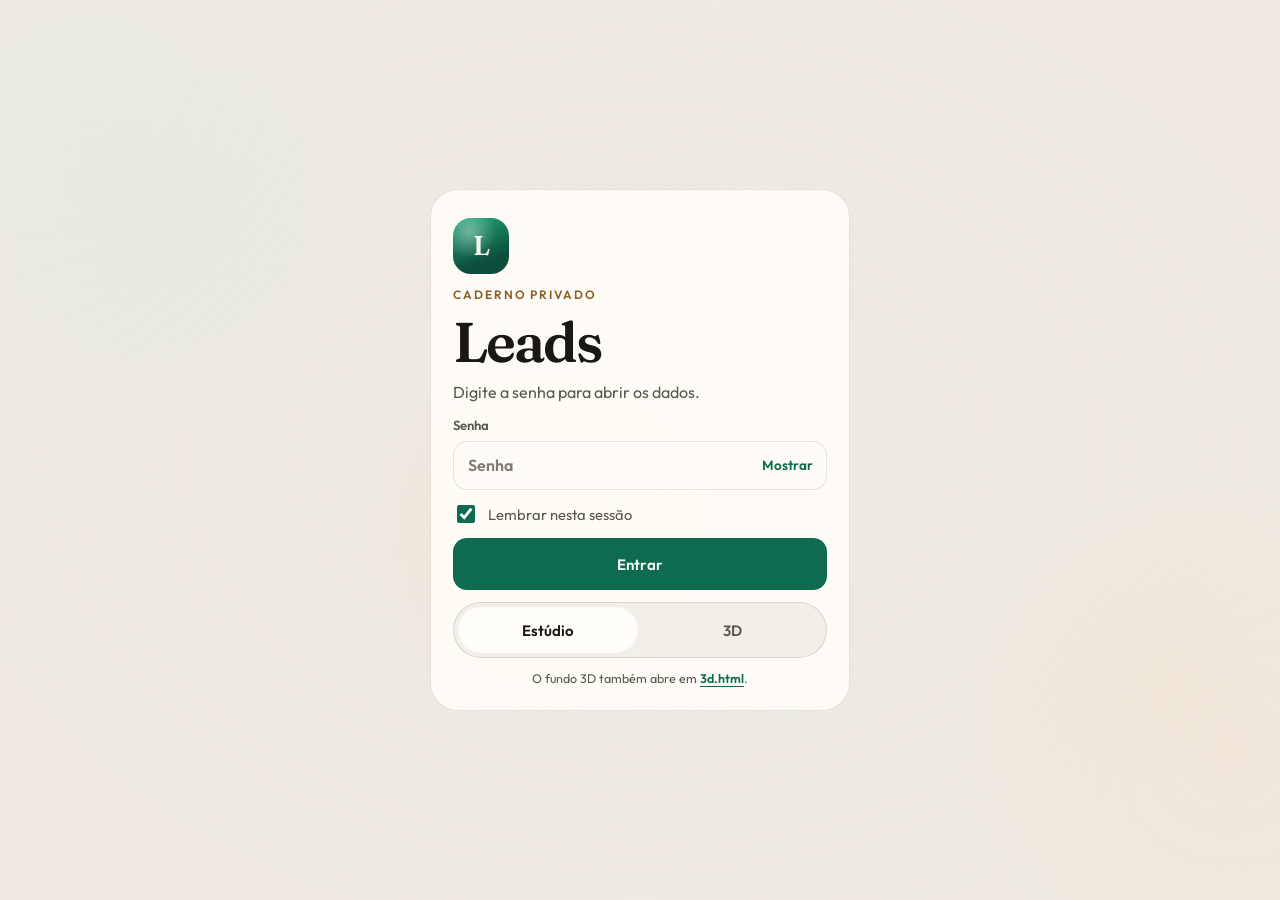
<file: index.html>
<!doctype html>
<html lang="pt-BR">
<head>
<meta charset="utf-8">
<meta name="viewport" content="width=device-width, initial-scale=1, viewport-fit=cover, interactive-widget=resizes-content">
<meta name="theme-color" content="#efeae2" media="(prefers-color-scheme: light)">
<meta name="theme-color" content="#07080c" media="(prefers-color-scheme: dark)">
<meta name="color-scheme" content="light dark">
<meta name="mobile-web-app-capable" content="yes">
<meta name="apple-mobile-web-app-capable" content="yes">
<meta name="apple-mobile-web-app-status-bar-style" content="black-translucent">
<meta name="apple-mobile-web-app-title" content="Leads">
<meta name="robots" content="noindex, nofollow">
<meta name="description" content="Caderno privado de leads.">
<link rel="manifest" href="manifest.webmanifest">
<link rel="icon" href="favicon.ico" sizes="16x16">
<link rel="icon" href="icon.svg" type="image/svg+xml">
<link rel="preload" href="fonts/outfit-400.woff2" as="font" type="font/woff2" crossorigin>
<link rel="preload" href="fonts/outfit-600.woff2" as="font" type="font/woff2" crossorigin>
<link rel="preload" href="fonts/fraunces-600.woff2" as="font" type="font/woff2" crossorigin>
<title>Leads – Landing Page</title>
<script>
try {
  var q = new URLSearchParams(location.search).get("bg");
  var v = (q === "3d" || q === "studio") ? q : localStorage.getItem("kauan-leads-visual");
  if (v === "3d") document.documentElement.classList.add("want-3d");
} catch (e) {}
</script>
<style>html.want-3d,html.want-3d body{background:#07080c}</style>
<link rel="stylesheet" href="style.css?v=5">
</head>
<body>
<div class="atmo" aria-hidden="true"><span class="blob b1"></span><span class="blob b2"></span><span class="blob b3"></span></div>
<canvas id="bg3d" class="off" aria-hidden="true"></canvas>
<div id="login" class="gate">
  <div class="gate-card">
    <div class="mark" aria-hidden="true">L</div>
    <p class="eyebrow">Caderno privado</p>
    <h1>Leads</h1>
    <p class="lede">Digite a senha para abrir os dados.</p>
    <form id="gate-form" autocomplete="on">
      <div class="field">
        <label for="pw">Senha</label>
        <div class="pw">
          <input id="pw" type="password" autocomplete="current-password" placeholder="Senha" enterkeyhint="go">
          <button type="button" id="ver-senha" aria-pressed="false">Mostrar</button>
        </div>
      </div>
      <label class="chk"><input id="lembrar" type="checkbox" checked> Lembrar nesta sessão</label>
      <button id="entrar" class="primary" type="submit">Entrar</button>
      <p id="erro" class="erro" role="alert" hidden></p>
    </form>
    <div class="seg" style="--i:0" role="group" aria-label="Visual do fundo">
      <span class="seg-glider" data-glider="loginvis" data-i="0"></span>
      <button type="button" data-a="visual" data-v="studio" class="on" aria-pressed="true">Estúdio</button>
      <button type="button" data-a="visual" data-v="3d" aria-pressed="false">3D</button>
    </div>
    <p class="fine">O fundo 3D também abre em <a href="3d.html">3d.html</a>.</p>
    <p class="bg-msg fine" hidden></p>
  </div>
</div>
<div id="app" hidden></div>
<script src="bg3d.js?v=5"></script>
<script src="app.js?v=5"></script>
</body>
</html>
</file>
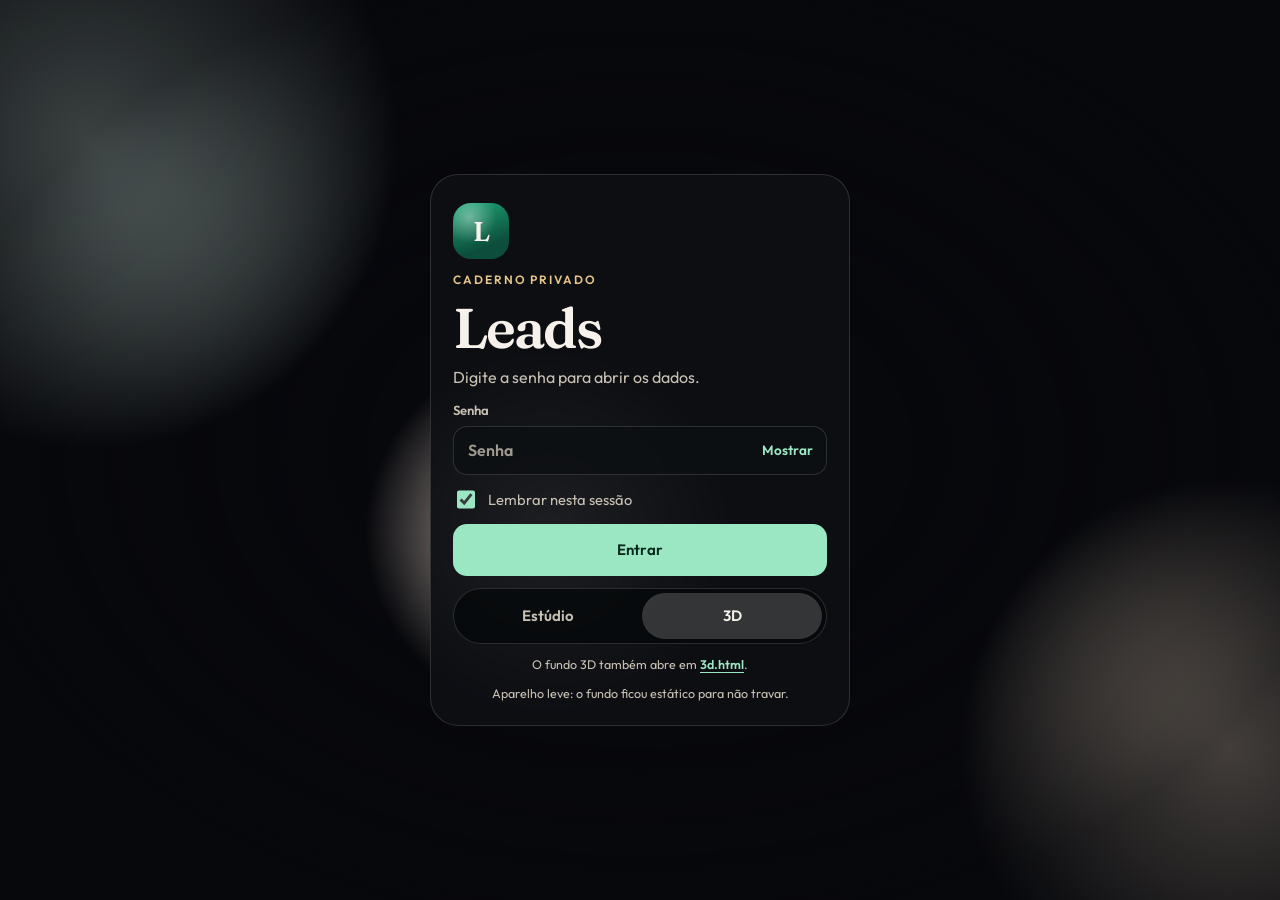
<file: 3d.html>
<!doctype html>
<html lang="pt-BR">
<head>
<meta charset="utf-8">
<meta name="viewport" content="width=device-width, initial-scale=1, viewport-fit=cover">
<meta name="robots" content="noindex, nofollow">
<meta http-equiv="refresh" content="0;url=./?bg=3d">
<title>Leads · fundo 3D</title>
<script>location.replace("./?bg=3d");</script>
</head>
<body>
<p>Abrindo o fundo 3D… <a href="./?bg=3d">Continuar</a></p>
</body>
</html>
</file>
<file: style.css>
/* Outfit and Fraunces — SIL Open Font License. See fonts/OFL-*.txt */
@font-face{font-family:"Outfit";font-style:normal;font-weight:400;font-display:swap;src:url("fonts/outfit-400.woff2") format("woff2")}
@font-face{font-family:"Outfit";font-style:normal;font-weight:500;font-display:swap;src:url("fonts/outfit-500.woff2") format("woff2")}
@font-face{font-family:"Outfit";font-style:normal;font-weight:600;font-display:swap;src:url("fonts/outfit-600.woff2") format("woff2")}
@font-face{font-family:"Outfit";font-style:normal;font-weight:700;font-display:swap;src:url("fonts/outfit-700.woff2") format("woff2")}
@font-face{font-family:"Fraunces";font-style:normal;font-weight:600;font-display:swap;src:url("fonts/fraunces-600.woff2") format("woff2")}

:root{
  color-scheme:light;
  --bg:#efeae2;
  --ink:#1b1714;
  --muted:#5c564e;
  --card-solid:rgba(255,252,247,.94);
  --line:rgba(48,36,24,.12);
  --track:rgba(48,36,24,.06);
  --glider:#fffdf9;
  --glider-shadow:none;
  --accent:#0e6b50;
  --accent-ink:#f4fff9;
  --gold:#8a5e28;
  --ok:#0e6b50;
  --warn:#8a5a12;
  --dan:#9d2f2f;
  --hot:#8a4b2f;
  --shadow:none;
  --blob1:#d5ebe1;
  --blob2:#f3ddc4;
  --blob3:#f3e0d4;
  --wa1:#1caf62;
  --wa2:#0d7a43;
  --ring:rgba(14,107,80,.18);
  --header:rgba(239,234,226,.97);
  --call:#fffdfb;
  --font:"Outfit","Segoe UI",system-ui,sans-serif;
  --display:"Fraunces","Iowan Old Style",Palatino,Georgia,serif;
  --ease:cubic-bezier(.22,.8,.28,1);
  --header-shadow:0 10px 30px rgba(70,48,24,.05);
}
@media(prefers-color-scheme:dark){
  :root{
    color-scheme:dark;
    --bg:#07080c;
    --ink:#f4efe8;
    --muted:#c4bbb0;
    --card-solid:rgba(18,20,24,.94);
    --line:rgba(255,244,230,.12);
    --track:#12151b;
    --glider:#2c333d;
    --glider-shadow:none;
    --accent:#9be7c4;
    --accent-ink:#06281c;
    --gold:#e6c48a;
    --ok:#8fe0bc;
    --warn:#f0c27a;
    --dan:#ffb1ae;
    --hot:#f0b48a;
    --shadow:none;
    --blob1:rgba(16,92,70,.95);
    --blob2:rgba(122,78,32,.62);
    --blob3:rgba(92,36,64,.55);
    --header:rgba(7,8,12,.96);
    --call:rgba(255,255,255,.04);
    --ring:rgba(155,231,196,.16);
    --header-shadow:0 12px 32px rgba(0,0,0,.28);
  }
}
body.mode-3d{
  color-scheme:dark;
  --bg:#07080c;
  --ink:#f6f1ea;
  --muted:#c9c0b4;
  --card-solid:rgba(14,16,20,.92);
  --line:rgba(255,244,230,.14);
  --track:rgba(6,8,10,.78);
  --glider:rgba(255,255,255,.18);
  --glider-shadow:none;
  --accent:#9be7c4;
  --accent-ink:#06281c;
  --gold:#e6c48a;
  --ok:#8fe0bc;
  --warn:#f0c27a;
  --dan:#ffb1ae;
  --hot:#f0b48a;
  --shadow:none;
  --header:rgba(7,8,12,.94);
  --call:rgba(255,255,255,.05);
  --ring:rgba(155,231,196,.18);
  --header-shadow:none;
  background:#07080c;
  color:var(--ink);
}

*{box-sizing:border-box}
html,body{background:var(--bg);color:var(--ink)}
html.want-3d,html.want-3d body{background:#07080c;color-scheme:dark}
body{
  margin:0;
  min-height:100dvh;
  font-family:var(--font);
  font-weight:400;
  line-height:1.45;
  text-rendering:optimizeLegibility;
  -webkit-font-smoothing:antialiased;
}
[hidden]{display:none!important}
::selection{background:color-mix(in srgb,var(--accent) 28%,transparent);color:var(--ink)}
:focus-visible{outline:2px solid var(--gold);outline-offset:3px}
h1,h2,p{margin:0}
button,input,select,textarea{font:inherit;color:inherit}
button{cursor:pointer}
button,a.btn{
  font-size:15px;
  padding:10px 14px;
  border:1px solid var(--line);
  border-radius:14px;
  background:var(--call);
  color:var(--ink);
  text-decoration:none;
  display:inline-flex;
  align-items:center;
  justify-content:center;
  gap:8px;
  min-height:44px;
  touch-action:manipulation;
  -webkit-tap-highlight-color:transparent;
  transition:transform .18s var(--ease),opacity .18s var(--ease),background-color .18s var(--ease),border-color .18s var(--ease);
}
button:disabled{opacity:.65;cursor:progress}
.primary:active,.wa:active,.call:active,.quick button:active,.wide:active,.ghost:active{transform:scale(.98)}
input,select,textarea{
  font-size:16px;
  padding:12px 14px;
  border:1px solid var(--line);
  border-radius:14px;
  background:color-mix(in srgb,var(--card-solid) 92%,transparent);
  color:var(--ink);
  width:100%;
  min-height:48px;
}
textarea{min-height:110px;resize:vertical;line-height:1.45}
select{
  appearance:none;
  background-image:url("data:image/svg+xml;utf8,<svg xmlns='http://www.w3.org/2000/svg' width='12' height='8' viewBox='0 0 12 8'><path d='M1 1.5 6 6.5 11 1.5' fill='none' stroke='%235c564e' stroke-width='1.6' stroke-linecap='round'/></svg>");
  background-repeat:no-repeat;
  background-position:right 12px center;
  padding-right:36px;
}
@media(prefers-color-scheme:dark){
  select{background-image:url("data:image/svg+xml;utf8,<svg xmlns='http://www.w3.org/2000/svg' width='12' height='8' viewBox='0 0 12 8'><path d='M1 1.5 6 6.5 11 1.5' fill='none' stroke='%23c4bbb0' stroke-width='1.6' stroke-linecap='round'/></svg>")}
}
body.mode-3d select{background-image:url("data:image/svg+xml;utf8,<svg xmlns='http://www.w3.org/2000/svg' width='12' height='8' viewBox='0 0 12 8'><path d='M1 1.5 6 6.5 11 1.5' fill='none' stroke='%23c9c0b4' stroke-width='1.6' stroke-linecap='round'/></svg>")}
input[type="file"]{padding:10px;min-height:0;background:transparent}
input[type="checkbox"]{width:1.15rem;height:1.15rem;min-height:0;padding:0;accent-color:var(--accent)}
::placeholder{color:color-mix(in srgb,var(--muted) 78%,transparent)}

.atmo,#bg3d{position:fixed;inset:0;z-index:0;pointer-events:none}
.atmo{overflow:hidden}
.blob{position:absolute;border-radius:50%;opacity:.9}
.b1{width:min(72vw,640px);height:min(72vw,640px);background:radial-gradient(circle,var(--blob1) 0%,transparent 68%);left:-18vw;top:-14vw;animation:drift1 22s ease-in-out infinite alternate}
.b2{width:min(64vw,560px);height:min(64vw,560px);background:radial-gradient(circle,var(--blob2) 0%,transparent 68%);right:-18vw;bottom:-10vw;animation:drift2 26s ease-in-out infinite alternate}
.b3{width:min(42vw,380px);height:min(42vw,380px);background:radial-gradient(circle,var(--blob3) 0%,transparent 68%);left:28vw;top:38vh;animation:drift3 18s ease-in-out infinite alternate}
body.is-quiet .blob{animation-play-state:paused}
.atmo::after{content:"";position:absolute;inset:0;background:radial-gradient(ellipse at center,transparent 30%,var(--bg) 78%);opacity:.72}
@keyframes drift1{to{transform:translate3d(8%,6%,0) scale(1.08)}}
@keyframes drift2{to{transform:translate3d(-6%,-8%,0) scale(1.12)}}
@keyframes drift3{to{transform:translate3d(-10%,8%,0) scale(.92)}}
html.want-3d .atmo,body.mode-3d.webgl-ok .atmo{display:none}
body.webgl-fallback .atmo{display:block!important}
html:has(body.mode-3d){background:#07080c}
#bg3d{width:100%;height:100%;opacity:1;transition:opacity .6s ease}
#bg3d.off{opacity:0;visibility:hidden}
.gate,#app{position:relative;z-index:1}

.gate{
  min-height:100dvh;
  display:flex;
  align-items:center;
  justify-content:center;
  padding:calc(24px + env(safe-area-inset-top)) 16px calc(24px + env(safe-area-inset-bottom));
}
#gate-form{display:flex;flex-direction:column;gap:12px;margin:0}
.gate-card{
  width:min(100%,420px);
  padding:28px 22px 22px;
  border-radius:28px;
  background:var(--card-solid);
  border:1px solid var(--line);
  box-shadow:none;
  display:flex;
  flex-direction:column;
  gap:12px;
  animation:cardIn .7s var(--ease) both;
}
.mark{
  width:56px;height:56px;border-radius:18px;
  display:grid;place-items:center;
  font-family:var(--display);font-weight:600;font-size:1.7rem;color:#f7f3ea;
  background:radial-gradient(circle at 30% 25%,rgba(255,255,255,.38),transparent 46%),linear-gradient(160deg,#1ea978,#0c4d3b 74%);
  box-shadow:none;
}
.eyebrow{font-size:.75rem;letter-spacing:.16em;text-transform:uppercase;color:var(--gold);font-weight:600}
.gate h1{font-family:var(--display);font-weight:600;font-size:clamp(2.7rem,11vw,3.5rem);letter-spacing:-.035em;line-height:.95}
.lede{color:var(--muted);font-size:1rem}
.field{display:flex;flex-direction:column;gap:6px;font-size:.82rem;font-weight:600;color:var(--muted)}
.pw{position:relative}
.pw input{padding-right:96px}
.pw button{
  position:absolute;right:4px;top:50%;transform:translateY(-50%);
  border:0;background:transparent;box-shadow:none;color:var(--accent);
  font-weight:600;font-size:.85rem;min-height:36px;padding:6px 10px;
}
.pw button:active{transform:translateY(-50%) scale(.98)}
.chk{display:flex;gap:10px;align-items:center;font-size:.92rem;color:var(--muted)}
.gate .primary{width:100%;min-height:52px}
.primary{
  background:var(--accent);color:var(--accent-ink);border:0;font-weight:600;
  box-shadow:none;
}
.erro{color:var(--dan);font-size:.9rem;font-weight:600}
.erro.shake{animation:shake .42s var(--ease)}
@keyframes shake{25%{transform:translateX(-5px)}75%{transform:translateX(5px)}}
.fine,.bg-msg{color:var(--muted);font-size:.78rem;line-height:1.4}
.fine a{color:var(--accent);font-weight:600;text-underline-offset:3px}
.gate .fine{text-align:center}

.wrap{
  width:min(720px,100%);
  margin:0 auto;
  padding:0 16px calc(32px + env(safe-area-inset-bottom));
  display:flex;flex-direction:column;gap:12px;
}
.top{
  position:sticky;top:0;z-index:5;
  display:grid;grid-template-columns:1fr auto;align-items:center;gap:10px 12px;
  grid-template-areas:"brand sair" "vis vis" "note note";
  margin:0 -16px;
  padding:calc(8px + env(safe-area-inset-top)) 16px 12px;
  background:var(--header);
}
.brand{grid-area:brand}
.brand h1{font-family:var(--display);font-size:1.85rem;font-weight:600;letter-spacing:-.03em;line-height:1}
.brand .mut{margin-top:3px;font-size:.78rem}
.top .ghost{grid-area:sair;justify-self:end}
.top .seg{grid-area:vis}
.top .bg-msg{grid-area:note;margin:0}
.ghost{background:transparent;color:var(--muted);border-radius:999px;min-height:40px;padding:8px 14px;font-weight:600}
.mut{color:var(--muted);font-size:.85rem}
.last{font-size:.8rem}

.seg{
  display:grid;grid-template-columns:1fr 1fr;gap:4px;padding:4px;position:relative;
  background:var(--track);border:1px solid var(--line);border-radius:999px;
}
.seg-glider{
  position:absolute;top:4px;bottom:4px;z-index:0;
  left:calc(4px + var(--i) * (50% - 2px));
  width:calc(50% - 6px);
  border-radius:999px;background:var(--glider);box-shadow:var(--glider-shadow);
}
.seg button{
  border:0;background:transparent;box-shadow:none;width:100%;position:relative;z-index:1;
  color:var(--muted);font-weight:600;min-height:46px;border-radius:999px;
}
.seg button em{font-style:normal;font-weight:500;opacity:.72}
.seg button.on{color:var(--ink)}
.seg button:active{transform:none}
.seg.tiny{width:100%;min-width:0}
.seg.tiny button{min-height:42px;font-size:.9rem;padding:6px 10px}
@media(min-width:760px){
  .top{grid-template-columns:1fr auto auto;grid-template-areas:"brand vis sair" "note note note"}
  .top .seg{width:220px}
}

.metrics{display:grid;grid-template-columns:repeat(3,minmax(0,1fr));gap:8px}
.metric{
  background:var(--card-solid);border:1px solid var(--line);border-radius:16px;padding:10px 12px 12px;
  box-shadow:none;
}
.metric span{display:block;color:var(--muted);font-size:.72rem;font-weight:600;letter-spacing:.01em}
.metric b{display:block;font-family:var(--display);font-size:1.7rem;font-weight:600;letter-spacing:-.03em;line-height:1.05;font-variant-numeric:tabular-nums}
.metric b.warn,.pill.warn{color:var(--warn)}
.metric.hot{background:color-mix(in srgb,var(--warn) 14%,var(--card-solid))}
.pipeline,.pills{display:flex;flex-wrap:wrap;gap:6px}
.pill{
  font-size:.75rem;font-weight:600;padding:4px 8px;border-radius:999px;
  border:1px solid var(--line);color:var(--muted);
  background:color-mix(in srgb,var(--track) 80%,transparent);
}
.pill.ok{color:var(--ok);background:color-mix(in srgb,var(--ok) 14%,transparent);border-color:transparent}
.pill.warn{background:color-mix(in srgb,var(--warn) 16%,transparent);border-color:transparent}
.pill.dan{color:var(--dan);background:color-mix(in srgb,var(--dan) 14%,transparent);border-color:transparent}
.pill.hot{color:var(--hot);background:color-mix(in srgb,var(--hot) 14%,transparent);border-color:transparent}

.filters{display:flex;flex-wrap:wrap;gap:8px}
.filters select{flex:1 1 150px;width:auto;min-width:0}
.list{display:flex;flex-direction:column;gap:12px}
.more-btn{width:100%;grid-column:1 / -1}
.empty{
  padding:28px 16px;text-align:center;color:var(--muted);
  border:1px dashed var(--line);border-radius:18px;
}

.card{
  position:relative;
  background:linear-gradient(180deg,rgba(255,255,255,.05),transparent 30%),var(--card-solid);
  border:1px solid var(--line);border-radius:22px;padding:14px;
  display:flex;flex-direction:column;gap:10px;
  box-shadow:none;
  content-visibility:auto;
  contain-intrinsic-size:auto 220px;
}
.card.in{animation:cardIn .52s var(--ease) backwards;animation-delay:calc(var(--i) * 28ms)}
@keyframes cardIn{from{opacity:0;transform:translateY(14px) scale(.985)}to{opacity:1;transform:none}}
.card.due{border-left:3px solid var(--warn)}
.card-h{display:flex;gap:12px;align-items:flex-start;justify-content:space-between}
.who{min-width:0}
.nome{font-family:var(--display);font-weight:600;font-size:1.28rem;letter-spacing:-.02em;line-height:1.15;overflow-wrap:anywhere}
.who .mut{margin-top:4px;font-size:.82rem;overflow-wrap:anywhere}
.ring{position:relative;width:54px;height:54px;flex:none;--c:var(--muted)}
.ring.mid{--c:var(--gold)}
.ring.high{--c:var(--ok)}
.ring svg{display:block;width:100%;height:100%;transform:rotate(-90deg)}
.ring b{
  position:absolute;inset:0;display:grid;place-items:center;
  font-size:12px;font-weight:700;font-variant-numeric:tabular-nums;letter-spacing:-.03em;
}
.track{fill:none;stroke:color-mix(in srgb,var(--muted) 35%,transparent);stroke-width:2.6}
.prog{fill:none;stroke:var(--c);stroke-width:2.6;stroke-linecap:round;stroke-dasharray:100;stroke-dashoffset:calc(100 - var(--p))}
.card.in .prog{animation:draw .8s var(--ease) both}
@keyframes draw{from{stroke-dashoffset:100}}
.actions{display:grid;grid-template-columns:1fr 1fr;gap:8px}
.btn.big{min-height:52px;font-size:1rem;font-weight:600;border-radius:14px}
.ico{width:18px;height:18px;flex:none}
.call{background:var(--call);color:var(--ink)}
a.btn.wa{
  position:relative;overflow:hidden;border:0;color:#fff;font-weight:600;
  background:linear-gradient(180deg,var(--wa1),var(--wa2));
  box-shadow:none;
}
.wa::after{
  content:"";position:absolute;inset:0;pointer-events:none;
  background:linear-gradient(105deg,transparent 35%,rgba(255,255,255,.38) 50%,transparent 65%);
  transform:translateX(-130%);
}
.wa:active::after{animation:sheen .6s var(--ease)}
@keyframes sheen{to{transform:translateX(130%)}}
.quick{display:flex;flex-wrap:wrap;gap:8px}
.quick button{flex:1 1 30%;background:transparent;font-size:13.5px;font-weight:600;min-height:42px;padding:8px 10px}
.expand{width:100%;background:transparent;justify-content:space-between;color:var(--muted);font-weight:600;font-size:.92rem;border-style:dashed}
.chev{width:18px;height:18px;transition:transform .35s var(--ease)}
.card.open .chev{transform:rotate(180deg)}
.card.open .expand{color:var(--ink);border-style:solid}
.more{display:flex;flex-direction:column;gap:10px;padding-top:2px;animation:moreIn .32s var(--ease) both}
.more textarea{min-height:70px;font-family:inherit}
@keyframes moreIn{from{opacity:0;transform:translateY(-6px)}}
.wide{width:100%}
.more .btn{align-self:flex-start}
.msg{
  white-space:pre-wrap;user-select:text;border:1px dashed var(--line);border-radius:14px;
  padding:12px;font-size:.9rem;line-height:1.45;
  background:color-mix(in srgb,var(--bg) 55%,transparent);
}
.stack{display:flex;flex-direction:column;gap:6px;color:var(--muted);font-size:.82rem;font-weight:600}
.stack select,.stack input,.stack textarea{font-weight:400;color:var(--ink);font-size:16px}
dl{display:grid;grid-template-columns:auto 1fr;gap:6px 12px;margin:0;font-size:.86rem}
dt{color:var(--muted)}
dd{margin:0;overflow-wrap:anywhere}
dd.ok{color:var(--ok);font-weight:600}
dd.dan{color:var(--dan);font-weight:600}
dd.mut{color:var(--muted)}
.row{display:flex;flex-wrap:wrap;gap:8px;align-items:center}
.sheet{
  background:var(--card-solid);border:1px solid var(--line);border-radius:18px;
  box-shadow:none;
}
.sheet summary{
  padding:14px 16px;cursor:pointer;font-weight:600;list-style:none;
  display:flex;justify-content:space-between;align-items:center;gap:12px;min-height:52px;
}
.sheet summary::-webkit-details-marker{display:none}
.sheet summary::after{
  content:"";width:8px;height:8px;flex:none;
  border-right:2px solid var(--muted);border-bottom:2px solid var(--muted);
  transform:rotate(45deg);transition:transform .3s var(--ease);
}
.sheet[open] summary::after{transform:rotate(225deg)}
.sheet-body{padding:0 16px 16px;display:flex;flex-direction:column;gap:10px}

@media(hover:hover) and (pointer:fine){
  .card{transition:transform .35s var(--ease),border-color .35s var(--ease)}
  .card:hover{transform:translateY(-3px);border-color:color-mix(in srgb,var(--gold) 48%,var(--line))}
  .call:hover{border-color:color-mix(in srgb,var(--accent) 45%,var(--line))}
  .wa:hover::after{animation:sheen .75s var(--ease)}
  .ghost:hover{color:var(--ink);border-color:color-mix(in srgb,var(--gold) 40%,var(--line))}
}
@media(max-width:360px){
  .brand h1{font-size:1.55rem}
  .metric b{font-size:1.35rem}
  .nome{font-size:1.16rem}
  .seg.tiny{min-width:0}
}
@media(min-width:900px){
  .wrap{padding-left:8px;padding-right:8px}
  .card{padding:18px 18px 14px}
}
.role-row{margin-top:6px}
.role{display:inline-flex;align-items:center;font-size:.68rem;font-weight:700;letter-spacing:.12em;text-transform:uppercase;padding:3px 8px;border-radius:999px;border:1px solid var(--line)}
.role.dono{color:var(--gold);background:color-mix(in srgb,var(--gold) 14%,transparent)}
.role.equipe{color:var(--ok);background:color-mix(in srgb,var(--ok) 14%,transparent)}
.side,.stage,.board{display:contents}
.sheets{display:flex;flex-direction:column;gap:12px}
.top{order:1}
.seg.reg{order:2}
.metrics{order:3}
.pipeline{order:4}
.seg.view{order:5}
.filters{order:6}
.list{order:7}
.sheets{order:8}

@media(min-width:1100px){
  .wrap.shell{
    width:min(1720px,calc(100% - 56px));
    max-width:none;
    margin:28px auto 40px;
    padding:0 0 28px;
    display:grid;
    grid-template-columns:300px minmax(0,1fr);
    gap:22px;
    align-items:start;
  }
  .side,.stage{display:flex;flex-direction:column;gap:14px;min-width:0}
  .board{display:grid;grid-template-columns:minmax(0,1fr) minmax(360px,440px);gap:16px;align-items:start}
  .top,.seg.reg,.metrics,.pipeline,.seg.view,.filters,.list,.sheets{order:0}
  .side{
    position:sticky;top:18px;max-height:calc(100dvh - 36px);overflow:auto;
    padding:18px 16px 16px;border-radius:28px;
    background:var(--card-solid);
    border:1px solid var(--line);
  }
  .side .top{
    position:static;margin:0;padding:0 0 2px;background:transparent;box-shadow:none;
    backdrop-filter:none;-webkit-backdrop-filter:none;
    display:grid;grid-template-columns:1fr auto;grid-template-areas:"brand sair" "vis vis" "note note";
  }
  .side .brand h1{font-size:2.15rem}
  .side .seg{width:100%}
  .side .sheets{margin-top:4px}
  .side .sheet{background:transparent;box-shadow:none}
  .stage{gap:16px}
  .metrics{gap:14px}
  .metric{padding:18px 18px 16px;border-radius:20px}
  .metric span{font-size:.78rem;letter-spacing:.04em;text-transform:uppercase}
  .metric b{font-size:2.7rem}
  .filters{display:grid;grid-template-columns:1.1fr .9fr 1.1fr;gap:10px}
  .filters select{width:100%}
  .list{display:grid;grid-template-columns:1fr;gap:12px;align-content:start}
  .card{cursor:pointer}
  .card.open{border-color:color-mix(in srgb,var(--gold) 62%,var(--line))}
  .dock{
    position:sticky;top:18px;max-height:calc(100dvh - 36px);overflow:auto;
    padding:18px;border-radius:28px;
    background:var(--card-solid);
    border:1px solid var(--line);
  }
  .dock-card,.dock-empty{display:flex;flex-direction:column;gap:12px}
  .dock-empty{min-height:240px;align-items:center;justify-content:center;text-align:center;color:var(--muted)}
  .dock .nome{font-size:1.7rem}
  .dock .more{animation:none}
}
@media(min-width:1680px){
  .list{grid-template-columns:1fr 1fr}
}
@media(hover:hover) and (pointer:fine) and (min-width:1100px){
  .card:hover{transform:translateY(-4px)}
  .card.open:hover{transform:translateY(-2px)}
  .side .sheet summary:hover{color:var(--accent)}
}

@media(prefers-reduced-motion:reduce){
  *,*::before,*::after{
    animation-duration:.01ms!important;
    animation-iteration-count:1!important;
    transition-duration:.01ms!important;
    scroll-behavior:auto!important;
  }
  .card.in,.more,.gate-card{animation:none}
}
</file>
